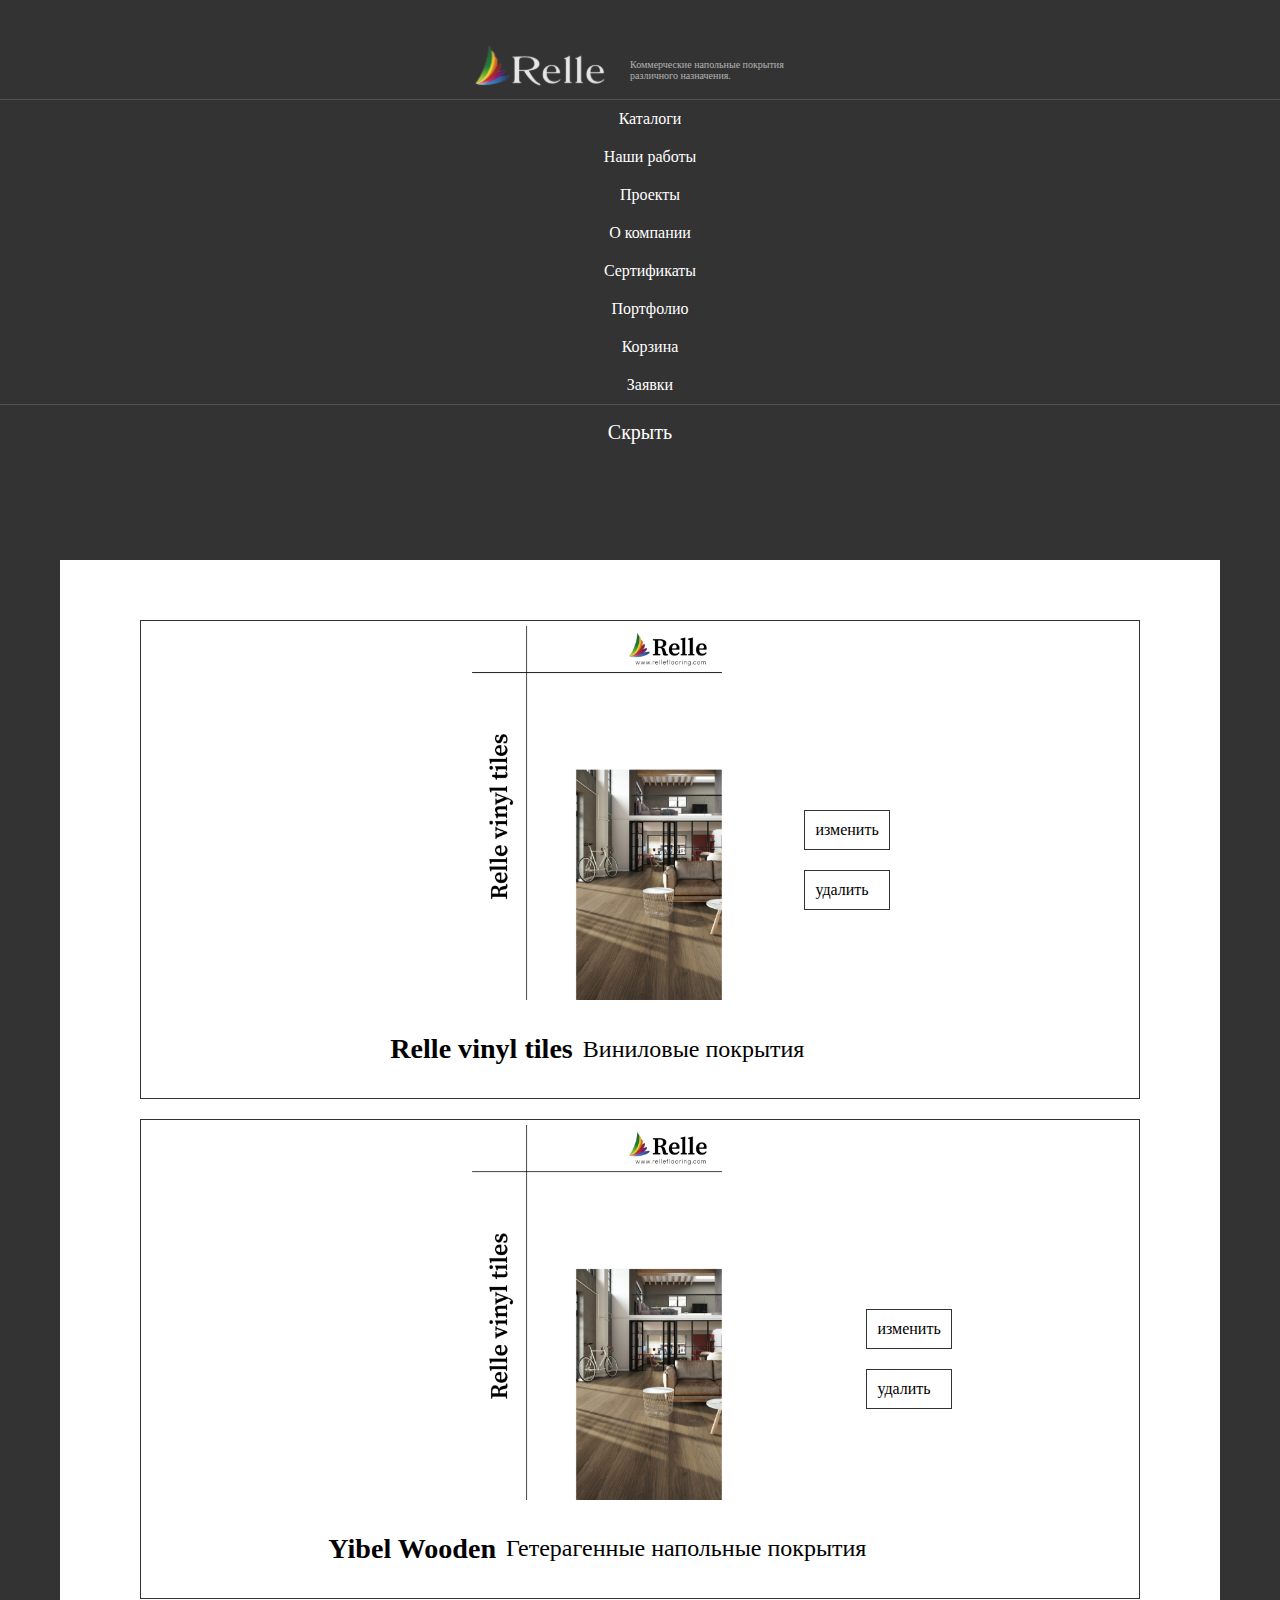
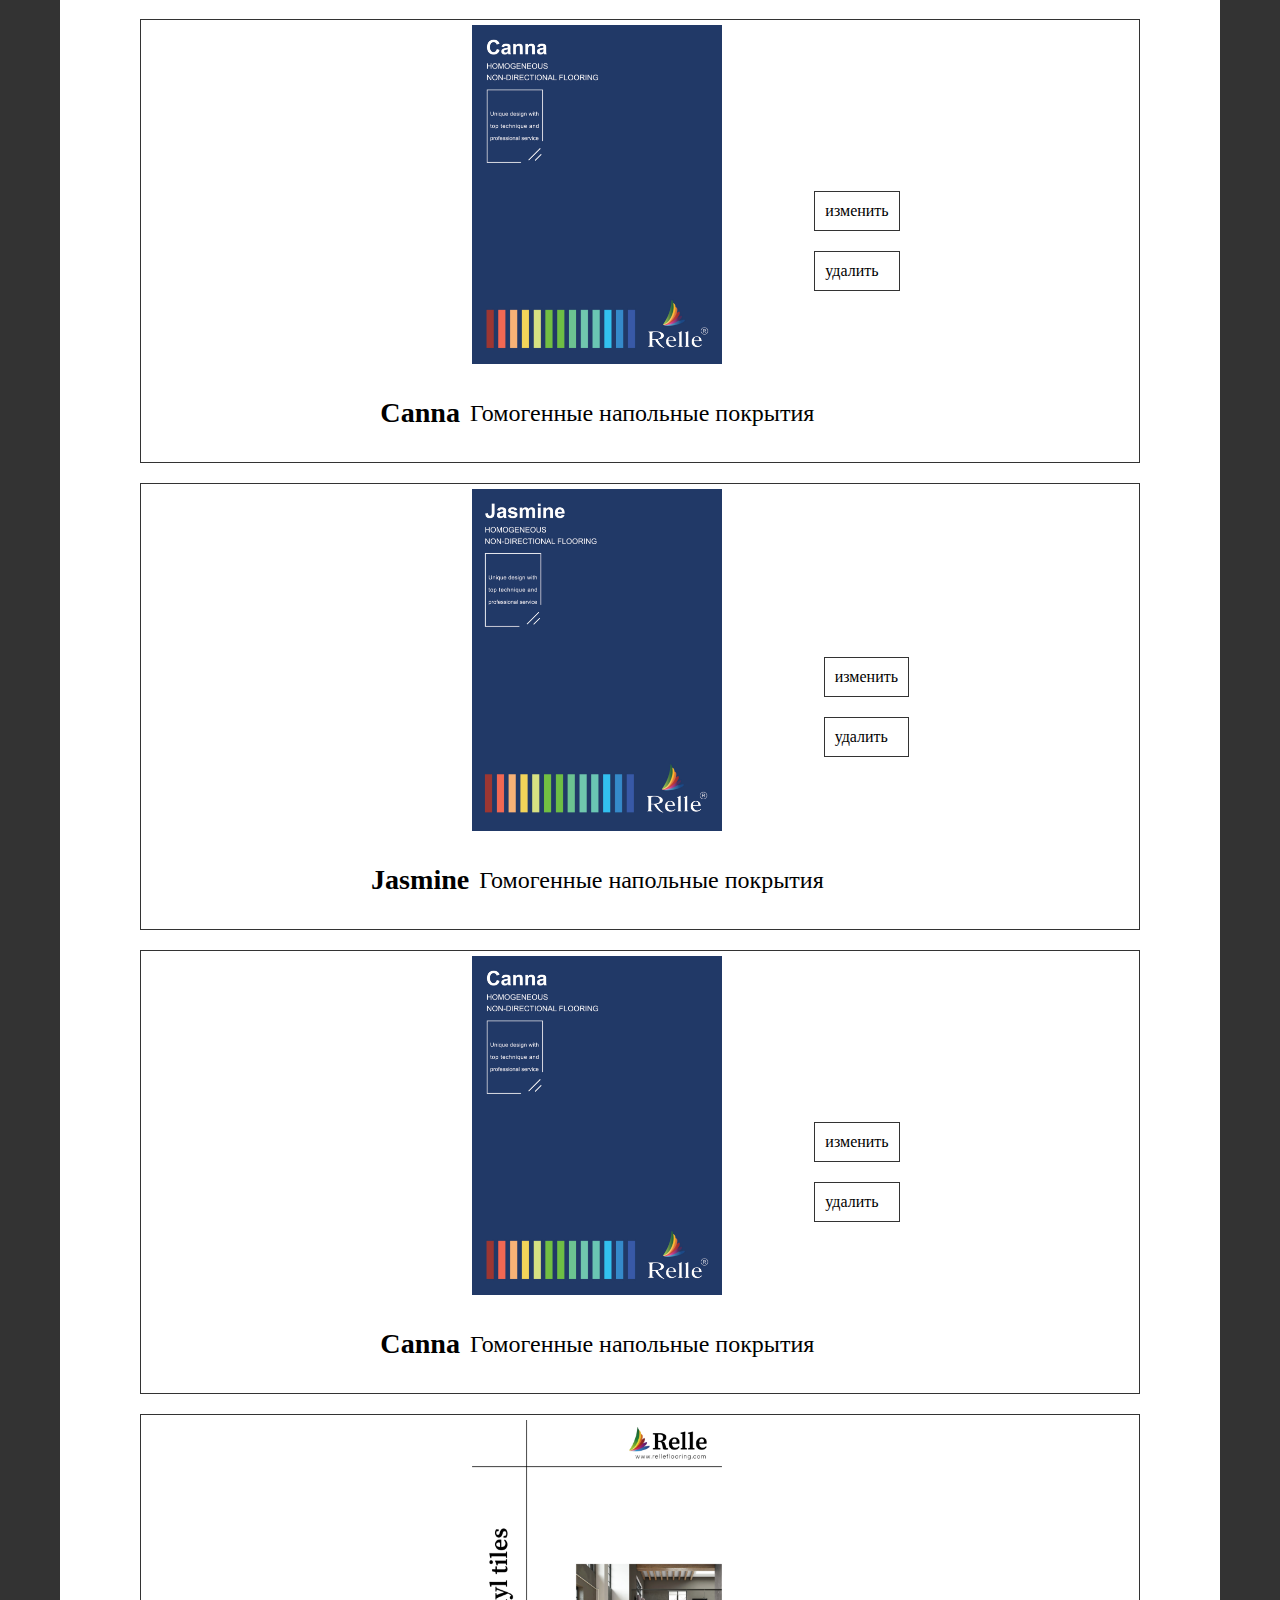
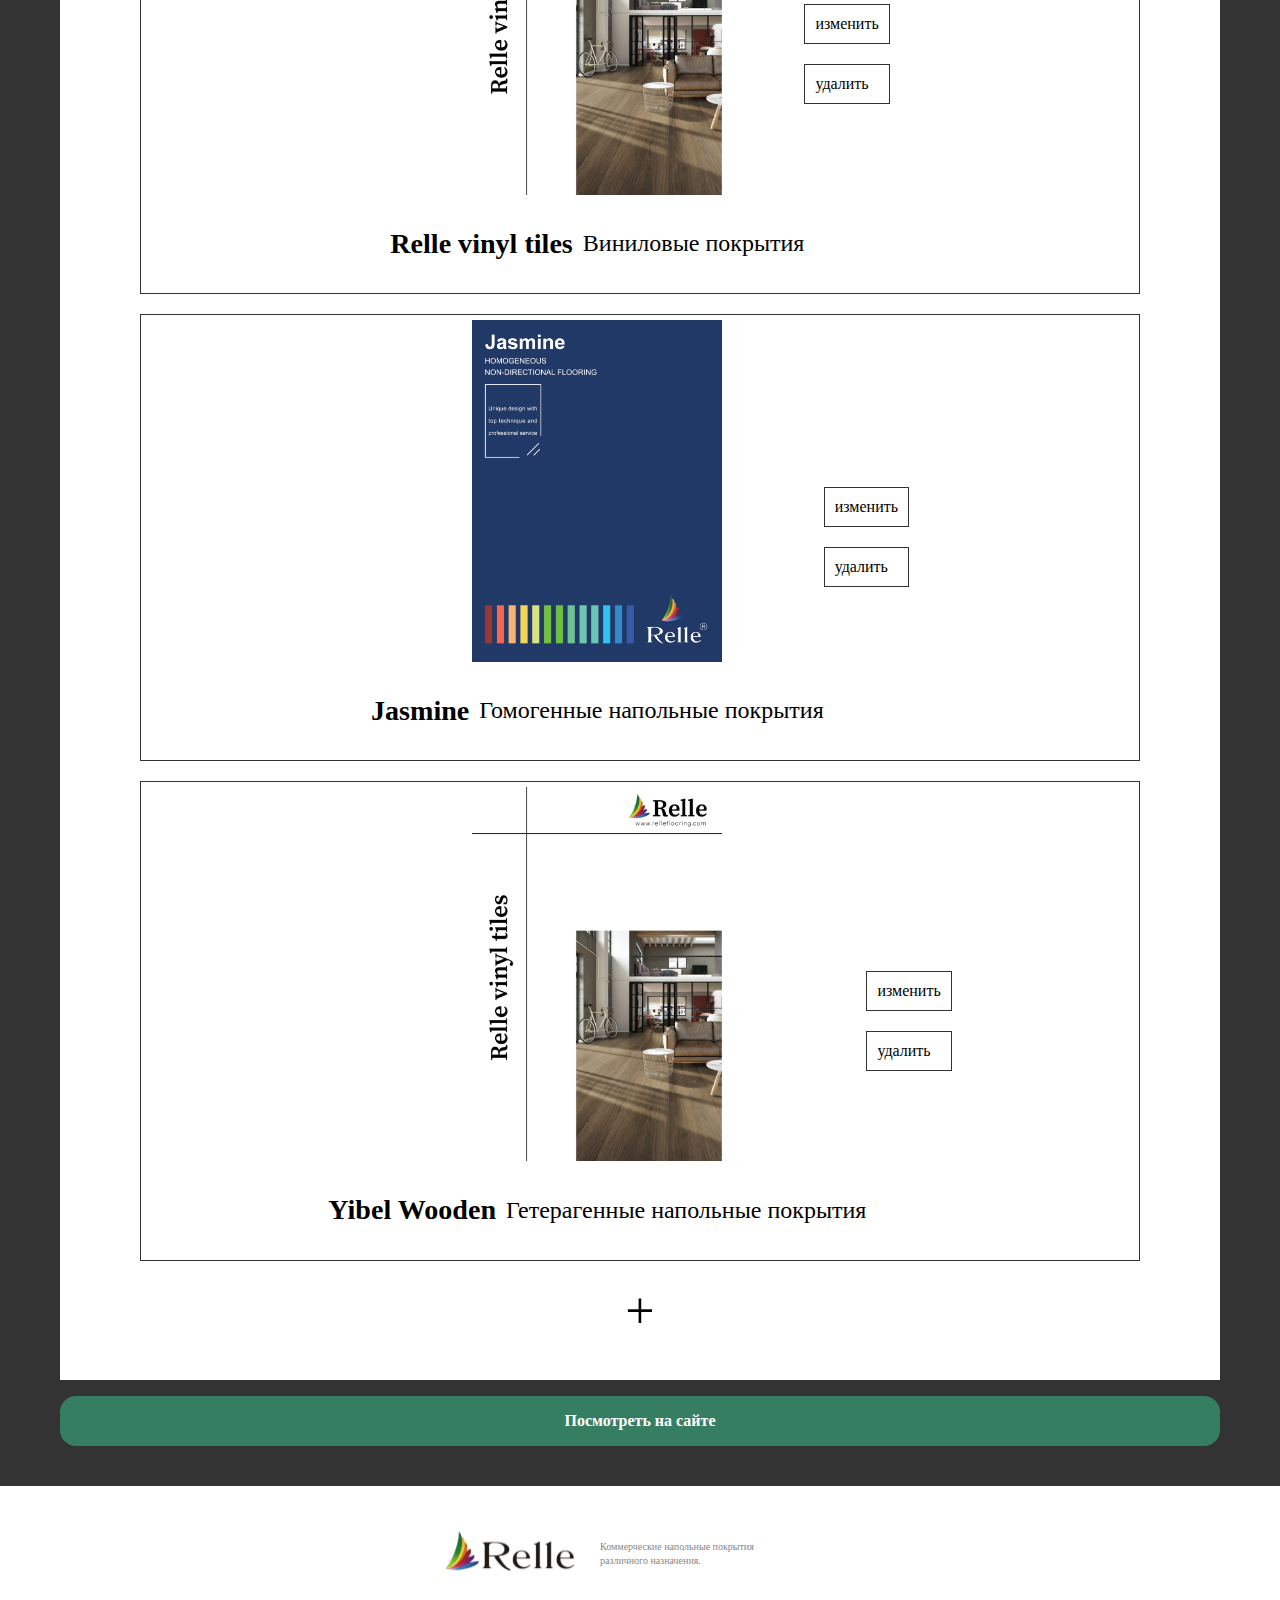
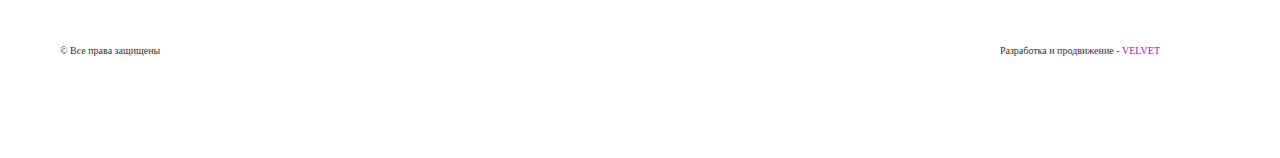
<file: admin.html>
<!DOCTYPE html>
<html lang="en">

<head>
    <meta charset="UTF-8">
    <meta name="viewport" content="width=device-width, initial-scale=1.0">
    <title>Admin</title>
    <link rel="stylesheet" href="style/admin.css">
    <link rel="stylesheet" href="style/main.css">
</head>

<body>
    <header>
        <div class="topic">
            <div class="nav-toolbar">
                <div class="logo">
                    <a href="#">
                        <img src="images/logo light.svg" alt="Relle-logo">
                    </a>
                    <p>Коммерческие напольные
                        покрытия
                        различного назначения.</p>
                </div>

                <nav>
                    <ul class="menu">
                        <li class="edit-nav">Каталоги</li>
                        <li class="edit-nav">Наши работы</li>
                        <li class="edit-nav">Проекты</li>
                        <li class="edit-nav">О компании </li>
                        <li class="edit-nav">Сертификаты</li>
                        <li class="edit-nav">Портфолио</li>
                        <li class="edit-nav">Корзина</li>
                        <li class="edit-nav">Заявки</li>
                    </ul>
                </nav>
            </div>
            <ul class="menu-adaptive">
                <li class="edit-nav">Каталоги</li>
                <li class="edit-nav">Наши работы</li>
                <li class="edit-nav">Проекты</li>
                <li class="edit-nav">О компании </li>
                <li class="edit-nav">Сертификаты</li>
                <li class="edit-nav">Портфолио</li>
                <li class="edit-nav">Корзина</li>
                <li class="edit-nav">Заявки</li>
            </ul><span class="hide-menu">Скрыть</span>
        </div>
        <div class="hero">
            <h1>Админ панель</h1>
            <h2>Изменения для <span class="editing">"Каталоги"</span> </h2>
        </div>
    </header>
    <main>
        <section id="admin-panel">
            <ul class="editor">
                
            </ul>
            <a href="index.html" class="view">Посмотреть на сайте</a>
        </section>
    </main>
    <footer>
        <div class="nav-toolbar">
            <div class="logo">
                <a href="#">
                    <img src="images/logo dark.svg" alt="Relle-logo">
                </a>
                <p> Коммерческие напольные покрытия
                    различного назначения.</p>
            </div>
            <nav>
                <ul class="menu">
                    <li><a href="#">Каталоги</a></li>
                    <li><a href="#">Наши работы</a></li>
                    <li><a href="#">Проекты</a></li>
                    <li><a href="#">О компании </a></li>
                    <li><a href="#">Сертификаты</a></li>
                    <li><a href="#">Портфолио</a></li>
                </ul>
            </nav>
        </div>
        <div class="thanks-container">
            <span class="copyright">© Все права защищены</span>
            <span class="thanks">Разработка и продвижение -
                <span class="thanks-logo"> <a href="#"> VELVET </a></span>
            </span>
        </div>
    </footer>
    <script type="module" src="scripts/scroll-topic.js"></script>
    <script type="module" src="scripts/admin-fill.js"></script>
    <script type="module" src="scripts/database.js"></script>
    <script type="module" src="scripts/card-open.js"></script>

</body>  

</html>
</file>
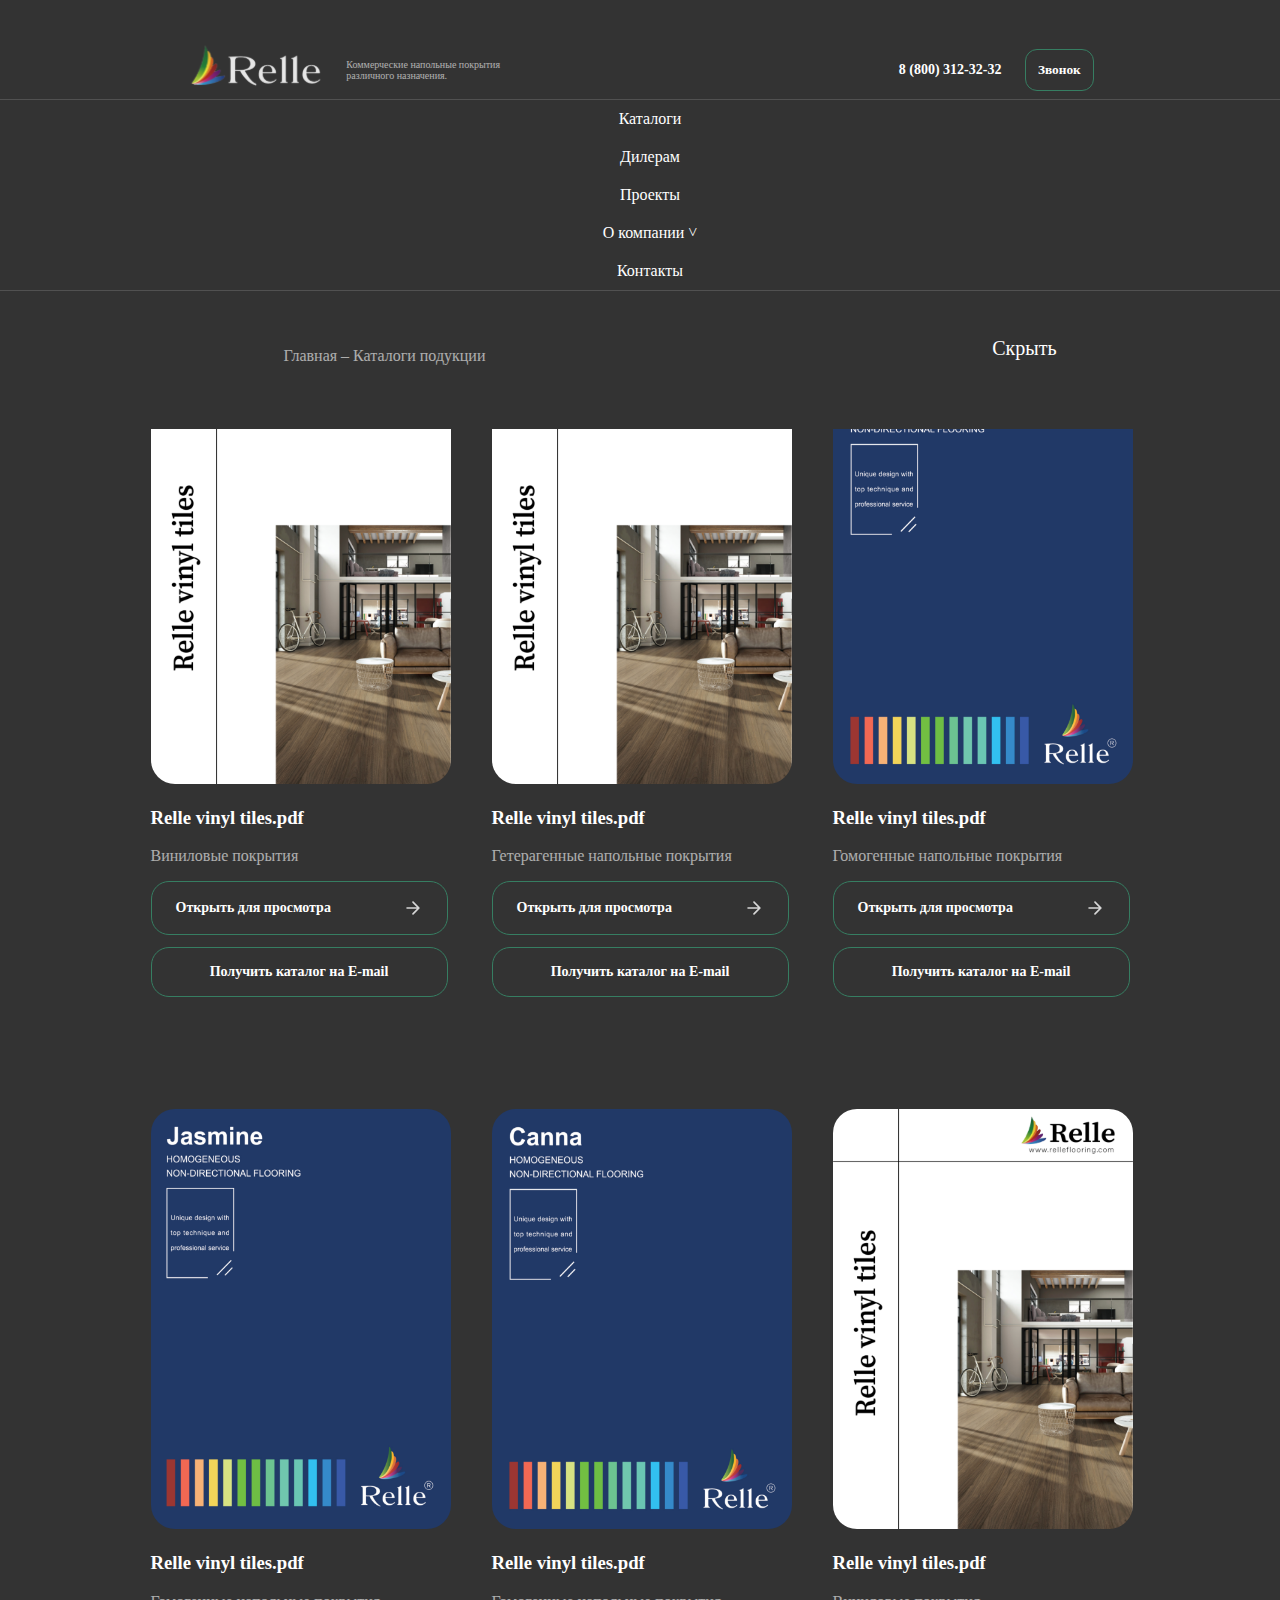
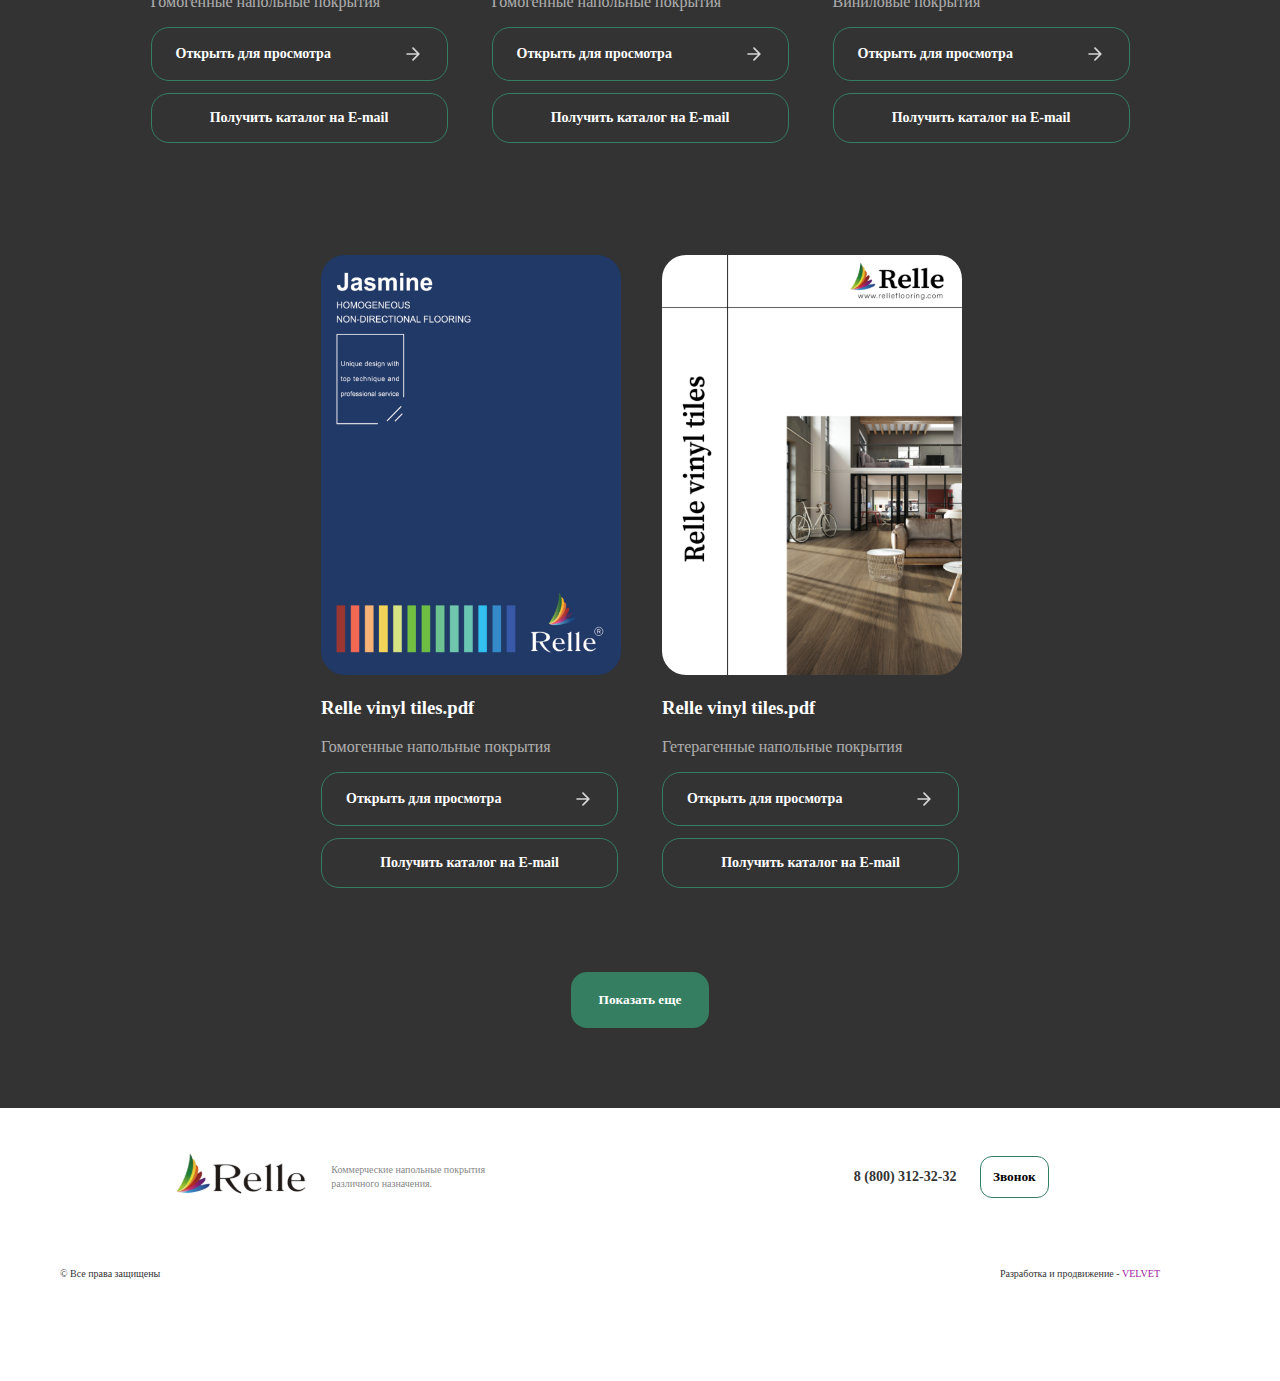
<file: catalog.html>
<!DOCTYPE html>
<html lang="en">

<head>
    <meta charset="UTF-8">
    <meta name="viewport" content="width=device-width, initial-scale=1.0">
    <title>Каталог</title>
    <link rel="stylesheet" href="style/catalog.css" type="text/css">
    <link rel="stylesheet" href="style/main.css" type="text/css">
</head>

<body>
    <header>
        <div class="topic">
            <div class="nav-toolbar">
                <div class="logo">
                    <a href="#">
                        <img src="images/logo light.svg" alt="Relle-logo">
                    </a>
                    <p>Коммерческие напольные
                        покрытия
                        различного назначения.</p>
                </div>

                <nav>
                    <ul class="menu">
                        <li><a href="#">Каталоги</a></li>
                        <li><a href="#">Дилерам</a></li>
                        <li><a href="#">Проекты</a></li>
                        <li class="open-sub-menu">
                            <a href="#">О компании </a>
                            <ul class="sub-menu">
                                <li><a href="#">Сертификаты соответствия</a></li>
                                <li><a href="#">Производство</a></li>
                            </ul>
                        </li>
                        <li><a href="#">Контакты</a></li>
                    </ul>
                </nav>
                <span class="tel">8 (800) 312-32-32 <button class="tel-open">Звонок</button></span>
            </div>
            <ul class="menu-adaptive">
                <li><a href="#">Каталоги</a></li>
                <li><a href="#">Дилерам</a></li>
                <li><a href="#">Проекты</a></li>
                <li class="open-sub-menu">
                    <a href="#" >О компании </a>
                    <ul class="sub-menu">
                        <li><a href="#">Сертификаты соответствия</a></li>
                        <li><a href="#">Производство</a></li>
                    </ul>
                </li>
                <li><a href="#">Контакты</a></li>
            </ul>
            <div class="lowbar">
                <div class="source">
                    <a href="index.html">Главная</a> – <a href="">Каталоги подукции</a>
                </div>
                <span class="hide-menu">Скрыть</span>
            </div>
        </div>
        <h1>Каталоги продукции</h1>
    </header>
    <main>
        <section id="catalog">
            <ul class="cards">
                <li class="card">
                    <img src="images/catalog/vinyl.png" alt="vinyl" class="card-img">
                    <h3 class="card-title">Relle vinyl tiles.pdf</h3>
                    <p class="card-text">Виниловые покрытия</p>
                    <div class="card-btns"> <button class="card-open-view">Открыть для просмотра <svg width="20"
                                height="20" viewBox="0 0 20 20" fill="none" xmlns="http://www.w3.org/2000/svg">
                                <path
                                    d="M16.6596 10.3207C16.7438 10.1169 16.7438 9.88804 16.6596 9.68426C16.6189 9.58323 16.5589 9.49114 16.4828 9.41321L10.5902 3.52065C10.434 3.36437 10.222 3.27657 10.001 3.27657C9.77996 3.27657 9.568 3.36437 9.41172 3.52065C9.25544 3.67693 9.16764 3.88889 9.16764 4.10991C9.16764 4.33092 9.25544 4.54288 9.41172 4.69916L13.8842 9.17161L4.10842 9.16572C3.99841 9.16527 3.8894 9.1866 3.78768 9.22849C3.68596 9.27038 3.59354 9.332 3.51575 9.40979C3.43796 9.48758 3.37634 9.58 3.33445 9.68172C3.29256 9.78344 3.27123 9.89245 3.27168 10.0025C3.27123 10.1125 3.29256 10.2215 3.33445 10.3232C3.37634 10.4249 3.43796 10.5173 3.51575 10.5951C3.59354 10.6729 3.68596 10.7345 3.78768 10.7764C3.8894 10.8183 3.99841 10.8397 4.10842 10.8392L13.8842 10.8333L9.41172 15.3058C9.25544 15.462 9.16764 15.674 9.16764 15.895C9.16764 16.116 9.25544 16.328 9.41172 16.4843C9.568 16.6406 9.77996 16.7284 10.001 16.7284C10.222 16.7284 10.434 16.6406 10.5902 16.4843L16.4828 10.5917C16.5589 10.5138 16.6189 10.4217 16.6596 10.3207Z"
                                    fill="#333333" fill-opacity="0.8" />
                            </svg>
                        </button>
                        <button class="card-open-email">Получить каталог на E-mail</button>
                    </div>
                </li>
                <li class="card">
                    <img src="images/catalog/heterogeneous.png" alt="vinyl" class="card-img">
                    <h3 class="card-title">Relle vinyl tiles.pdf</h3>
                    <p class="card-text">Гетерагенные напольные покрытия</p>
                    <div class="card-btns"> <button class="card-open-view">Открыть для просмотра <svg width="20"
                                height="20" viewBox="0 0 20 20" fill="none" xmlns="http://www.w3.org/2000/svg">
                                <path
                                    d="M16.6596 10.3207C16.7438 10.1169 16.7438 9.88804 16.6596 9.68426C16.6189 9.58323 16.5589 9.49114 16.4828 9.41321L10.5902 3.52065C10.434 3.36437 10.222 3.27657 10.001 3.27657C9.77996 3.27657 9.568 3.36437 9.41172 3.52065C9.25544 3.67693 9.16764 3.88889 9.16764 4.10991C9.16764 4.33092 9.25544 4.54288 9.41172 4.69916L13.8842 9.17161L4.10842 9.16572C3.99841 9.16527 3.8894 9.1866 3.78768 9.22849C3.68596 9.27038 3.59354 9.332 3.51575 9.40979C3.43796 9.48758 3.37634 9.58 3.33445 9.68172C3.29256 9.78344 3.27123 9.89245 3.27168 10.0025C3.27123 10.1125 3.29256 10.2215 3.33445 10.3232C3.37634 10.4249 3.43796 10.5173 3.51575 10.5951C3.59354 10.6729 3.68596 10.7345 3.78768 10.7764C3.8894 10.8183 3.99841 10.8397 4.10842 10.8392L13.8842 10.8333L9.41172 15.3058C9.25544 15.462 9.16764 15.674 9.16764 15.895C9.16764 16.116 9.25544 16.328 9.41172 16.4843C9.568 16.6406 9.77996 16.7284 10.001 16.7284C10.222 16.7284 10.434 16.6406 10.5902 16.4843L16.4828 10.5917C16.5589 10.5138 16.6189 10.4217 16.6596 10.3207Z"
                                    fill="#333333" fill-opacity="0.8" />
                            </svg>
                        </button>
                        <button class="card-open-email">Получить каталог на E-mail</button>
                    </div>
                </li>
                <li class="card">
                    <img src="images/catalog/Canna.png" alt="vinyl" class="card-img">
                    <h3 class="card-title">Relle vinyl tiles.pdf</h3>
                    <p class="card-text"> Гомогенные напольные покрытия</p>
                    <div class="card-btns"> <button class="card-open-view">Открыть для просмотра <svg width="20"
                                height="20" viewBox="0 0 20 20" fill="none" xmlns="http://www.w3.org/2000/svg">
                                <path
                                    d="M16.6596 10.3207C16.7438 10.1169 16.7438 9.88804 16.6596 9.68426C16.6189 9.58323 16.5589 9.49114 16.4828 9.41321L10.5902 3.52065C10.434 3.36437 10.222 3.27657 10.001 3.27657C9.77996 3.27657 9.568 3.36437 9.41172 3.52065C9.25544 3.67693 9.16764 3.88889 9.16764 4.10991C9.16764 4.33092 9.25544 4.54288 9.41172 4.69916L13.8842 9.17161L4.10842 9.16572C3.99841 9.16527 3.8894 9.1866 3.78768 9.22849C3.68596 9.27038 3.59354 9.332 3.51575 9.40979C3.43796 9.48758 3.37634 9.58 3.33445 9.68172C3.29256 9.78344 3.27123 9.89245 3.27168 10.0025C3.27123 10.1125 3.29256 10.2215 3.33445 10.3232C3.37634 10.4249 3.43796 10.5173 3.51575 10.5951C3.59354 10.6729 3.68596 10.7345 3.78768 10.7764C3.8894 10.8183 3.99841 10.8397 4.10842 10.8392L13.8842 10.8333L9.41172 15.3058C9.25544 15.462 9.16764 15.674 9.16764 15.895C9.16764 16.116 9.25544 16.328 9.41172 16.4843C9.568 16.6406 9.77996 16.7284 10.001 16.7284C10.222 16.7284 10.434 16.6406 10.5902 16.4843L16.4828 10.5917C16.5589 10.5138 16.6189 10.4217 16.6596 10.3207Z"
                                    fill="#333333" fill-opacity="0.8" />
                            </svg>
                        </button>
                        <button class="card-open-email">Получить каталог на E-mail</button>
                    </div>
                </li>
                <li class="card">
                    <img src="images/catalog/jasmine.png" alt="vinyl" class="card-img">
                    <h3 class="card-title">Relle vinyl tiles.pdf</h3>
                    <p class="card-text">Гомогенные напольные покрытия</p>
                    <div class="card-btns"> <button class="card-open-view">Открыть для просмотра <svg width="20"
                                height="20" viewBox="0 0 20 20" fill="none" xmlns="http://www.w3.org/2000/svg">
                                <path
                                    d="M16.6596 10.3207C16.7438 10.1169 16.7438 9.88804 16.6596 9.68426C16.6189 9.58323 16.5589 9.49114 16.4828 9.41321L10.5902 3.52065C10.434 3.36437 10.222 3.27657 10.001 3.27657C9.77996 3.27657 9.568 3.36437 9.41172 3.52065C9.25544 3.67693 9.16764 3.88889 9.16764 4.10991C9.16764 4.33092 9.25544 4.54288 9.41172 4.69916L13.8842 9.17161L4.10842 9.16572C3.99841 9.16527 3.8894 9.1866 3.78768 9.22849C3.68596 9.27038 3.59354 9.332 3.51575 9.40979C3.43796 9.48758 3.37634 9.58 3.33445 9.68172C3.29256 9.78344 3.27123 9.89245 3.27168 10.0025C3.27123 10.1125 3.29256 10.2215 3.33445 10.3232C3.37634 10.4249 3.43796 10.5173 3.51575 10.5951C3.59354 10.6729 3.68596 10.7345 3.78768 10.7764C3.8894 10.8183 3.99841 10.8397 4.10842 10.8392L13.8842 10.8333L9.41172 15.3058C9.25544 15.462 9.16764 15.674 9.16764 15.895C9.16764 16.116 9.25544 16.328 9.41172 16.4843C9.568 16.6406 9.77996 16.7284 10.001 16.7284C10.222 16.7284 10.434 16.6406 10.5902 16.4843L16.4828 10.5917C16.5589 10.5138 16.6189 10.4217 16.6596 10.3207Z"
                                    fill="#333333" fill-opacity="0.8" />
                            </svg>
                        </button>
                        <button class="card-open-email">Получить каталог на E-mail</button>
                    </div>
                </li>
                <li class="card">
                    <img src="images/catalog/Canna.png" alt="vinyl" class="card-img">
                    <h3 class="card-title">Relle vinyl tiles.pdf</h3>
                    <p class="card-text"> Гомогенные напольные покрытия</p>
                    <div class="card-btns"> <button class="card-open-view">Открыть для просмотра <svg width="20"
                                height="20" viewBox="0 0 20 20" fill="none" xmlns="http://www.w3.org/2000/svg">
                                <path
                                    d="M16.6596 10.3207C16.7438 10.1169 16.7438 9.88804 16.6596 9.68426C16.6189 9.58323 16.5589 9.49114 16.4828 9.41321L10.5902 3.52065C10.434 3.36437 10.222 3.27657 10.001 3.27657C9.77996 3.27657 9.568 3.36437 9.41172 3.52065C9.25544 3.67693 9.16764 3.88889 9.16764 4.10991C9.16764 4.33092 9.25544 4.54288 9.41172 4.69916L13.8842 9.17161L4.10842 9.16572C3.99841 9.16527 3.8894 9.1866 3.78768 9.22849C3.68596 9.27038 3.59354 9.332 3.51575 9.40979C3.43796 9.48758 3.37634 9.58 3.33445 9.68172C3.29256 9.78344 3.27123 9.89245 3.27168 10.0025C3.27123 10.1125 3.29256 10.2215 3.33445 10.3232C3.37634 10.4249 3.43796 10.5173 3.51575 10.5951C3.59354 10.6729 3.68596 10.7345 3.78768 10.7764C3.8894 10.8183 3.99841 10.8397 4.10842 10.8392L13.8842 10.8333L9.41172 15.3058C9.25544 15.462 9.16764 15.674 9.16764 15.895C9.16764 16.116 9.25544 16.328 9.41172 16.4843C9.568 16.6406 9.77996 16.7284 10.001 16.7284C10.222 16.7284 10.434 16.6406 10.5902 16.4843L16.4828 10.5917C16.5589 10.5138 16.6189 10.4217 16.6596 10.3207Z"
                                    fill="#333333" fill-opacity="0.8" />
                            </svg>
                        </button>
                        <button class="card-open-email">Получить каталог на E-mail</button>
                    </div>
                </li>
                <li class="card">
                    <img src="images/catalog/vinyl.png" alt="vinyl" class="card-img">
                    <h3 class="card-title">Relle vinyl tiles.pdf</h3>
                    <p class="card-text">Виниловые покрытия</p>
                    <div class="card-btns"> <button class="card-open-view">Открыть для просмотра <svg width="20"
                                height="20" viewBox="0 0 20 20" fill="none" xmlns="http://www.w3.org/2000/svg">
                                <path
                                    d="M16.6596 10.3207C16.7438 10.1169 16.7438 9.88804 16.6596 9.68426C16.6189 9.58323 16.5589 9.49114 16.4828 9.41321L10.5902 3.52065C10.434 3.36437 10.222 3.27657 10.001 3.27657C9.77996 3.27657 9.568 3.36437 9.41172 3.52065C9.25544 3.67693 9.16764 3.88889 9.16764 4.10991C9.16764 4.33092 9.25544 4.54288 9.41172 4.69916L13.8842 9.17161L4.10842 9.16572C3.99841 9.16527 3.8894 9.1866 3.78768 9.22849C3.68596 9.27038 3.59354 9.332 3.51575 9.40979C3.43796 9.48758 3.37634 9.58 3.33445 9.68172C3.29256 9.78344 3.27123 9.89245 3.27168 10.0025C3.27123 10.1125 3.29256 10.2215 3.33445 10.3232C3.37634 10.4249 3.43796 10.5173 3.51575 10.5951C3.59354 10.6729 3.68596 10.7345 3.78768 10.7764C3.8894 10.8183 3.99841 10.8397 4.10842 10.8392L13.8842 10.8333L9.41172 15.3058C9.25544 15.462 9.16764 15.674 9.16764 15.895C9.16764 16.116 9.25544 16.328 9.41172 16.4843C9.568 16.6406 9.77996 16.7284 10.001 16.7284C10.222 16.7284 10.434 16.6406 10.5902 16.4843L16.4828 10.5917C16.5589 10.5138 16.6189 10.4217 16.6596 10.3207Z"
                                    fill="#333333" fill-opacity="0.8" />
                            </svg>
                        </button>
                        <button class="card-open-email">Получить каталог на E-mail</button>
                    </div>
                </li>
                <li class="card">
                    <img src="images/catalog/jasmine.png" alt="vinyl" class="card-img">
                    <h3 class="card-title">Relle vinyl tiles.pdf</h3>
                    <p class="card-text">Гомогенные напольные покрытия</p>
                    <div class="card-btns"> <button class="card-open-view">Открыть для просмотра <svg width="20"
                                height="20" viewBox="0 0 20 20" fill="none" xmlns="http://www.w3.org/2000/svg">
                                <path
                                    d="M16.6596 10.3207C16.7438 10.1169 16.7438 9.88804 16.6596 9.68426C16.6189 9.58323 16.5589 9.49114 16.4828 9.41321L10.5902 3.52065C10.434 3.36437 10.222 3.27657 10.001 3.27657C9.77996 3.27657 9.568 3.36437 9.41172 3.52065C9.25544 3.67693 9.16764 3.88889 9.16764 4.10991C9.16764 4.33092 9.25544 4.54288 9.41172 4.69916L13.8842 9.17161L4.10842 9.16572C3.99841 9.16527 3.8894 9.1866 3.78768 9.22849C3.68596 9.27038 3.59354 9.332 3.51575 9.40979C3.43796 9.48758 3.37634 9.58 3.33445 9.68172C3.29256 9.78344 3.27123 9.89245 3.27168 10.0025C3.27123 10.1125 3.29256 10.2215 3.33445 10.3232C3.37634 10.4249 3.43796 10.5173 3.51575 10.5951C3.59354 10.6729 3.68596 10.7345 3.78768 10.7764C3.8894 10.8183 3.99841 10.8397 4.10842 10.8392L13.8842 10.8333L9.41172 15.3058C9.25544 15.462 9.16764 15.674 9.16764 15.895C9.16764 16.116 9.25544 16.328 9.41172 16.4843C9.568 16.6406 9.77996 16.7284 10.001 16.7284C10.222 16.7284 10.434 16.6406 10.5902 16.4843L16.4828 10.5917C16.5589 10.5138 16.6189 10.4217 16.6596 10.3207Z"
                                    fill="#333333" fill-opacity="0.8" />
                            </svg>
                        </button>
                        <button class="card-open-email">Получить каталог на E-mail</button>
                    </div>
                </li>
                <li class="card">
                    <img src="images/catalog/heterogeneous.png" alt="vinyl" class="card-img">
                    <h3 class="card-title">Relle vinyl tiles.pdf</h3>
                    <p class="card-text">Гетерагенные напольные покрытия</p>
                    <div class="card-btns"> <button class="card-open-view">Открыть для просмотра <svg width="20"
                                height="20" viewBox="0 0 20 20" fill="none" xmlns="http://www.w3.org/2000/svg">
                                <path
                                    d="M16.6596 10.3207C16.7438 10.1169 16.7438 9.88804 16.6596 9.68426C16.6189 9.58323 16.5589 9.49114 16.4828 9.41321L10.5902 3.52065C10.434 3.36437 10.222 3.27657 10.001 3.27657C9.77996 3.27657 9.568 3.36437 9.41172 3.52065C9.25544 3.67693 9.16764 3.88889 9.16764 4.10991C9.16764 4.33092 9.25544 4.54288 9.41172 4.69916L13.8842 9.17161L4.10842 9.16572C3.99841 9.16527 3.8894 9.1866 3.78768 9.22849C3.68596 9.27038 3.59354 9.332 3.51575 9.40979C3.43796 9.48758 3.37634 9.58 3.33445 9.68172C3.29256 9.78344 3.27123 9.89245 3.27168 10.0025C3.27123 10.1125 3.29256 10.2215 3.33445 10.3232C3.37634 10.4249 3.43796 10.5173 3.51575 10.5951C3.59354 10.6729 3.68596 10.7345 3.78768 10.7764C3.8894 10.8183 3.99841 10.8397 4.10842 10.8392L13.8842 10.8333L9.41172 15.3058C9.25544 15.462 9.16764 15.674 9.16764 15.895C9.16764 16.116 9.25544 16.328 9.41172 16.4843C9.568 16.6406 9.77996 16.7284 10.001 16.7284C10.222 16.7284 10.434 16.6406 10.5902 16.4843L16.4828 10.5917C16.5589 10.5138 16.6189 10.4217 16.6596 10.3207Z"
                                    fill="#333333" fill-opacity="0.8" />
                            </svg>
                        </button>
                        <button class="card-open-email">Получить каталог на E-mail</button>
                    </div>
                </li>
            </ul>
            <button class="more-cards">Показать еще</button>
        </section>
        <section id="form">
            <!--
            здесь форма
            -->
        </section>
    </main>
    <footer>
        <div class="nav-toolbar">
            <div class="logo">
                <a href="#">
                    <img src="images/logo dark.svg" alt="Relle-logo">
                </a>
                <p> Коммерческие напольные покрытия
                    различного назначения.</p>
            </div>
            <nav>
                <ul class="menu">
                    <li><a href="#">Каталоги</a></li>
                    <li><a href="#">Дилерам</a></li>
                    <li><a href="#">Проекты</a></li>
                    <li><a href="#">О компании</a></li>
                    <li><a href="#">Контакты</a></li>
                </ul>
            </nav>
            <span class="tel">8 (800) 312-32-32 <button class="tel-open">Звонок</button></span>

        </div>
        <div class="thanks-container">
            <span class="copyright">© Все права защищены</span>
            <span class="thanks">Разработка и продвижение -
                <span class="thanks-logo"> <a href="#"> VELVET </a></span>
            </span>
        </div>
    </footer>
    <script src="scripts/scroll-topic.js">

    </script>
</body>

</html>
</file>
<file: style/admin.css>
body {
    margin: 0 auto;
    max-width: 2000px;
    background-color: #333333;
}

li {
    list-style: none;
}

#admin-panel {
    padding: 40px 60px;
}

#admin-panel .editor {
    background-color: #ffffff;
    padding: 40px 60px;
}

#admin-panel .editor .element {
    display: flex;
    border: 1px solid #333333;
    justify-content: space-between;
    margin: 20px;
    padding: 5px;
    align-items: center;

}

#admin-panel .editor .new {
    display: flex;
    justify-content: center;
    align-items: center;
    font-size: 52px;
    cursor: pointer;
}

#admin-panel .editor .element .card {
    display: flex;
    justify-content: start;
    gap: 5px;
    align-items: center;
}

#admin-panel .editor .element .card .text {
    display: flex;
    flex-direction: column;
    font-size: 24px;
    gap: 10px;
}

#admin-panel .editor .element .card .text input[type=text]{
    padding: 10px;
    font-size: 20px;
}

#admin-panel .editor .element .card .card-img {
    display: flex;
    flex-direction: column;
    gap: 10px;
}

#admin-panel .editor .element .card .card-img img {
    width: 250px;
}

#admin-panel .editor .element .event {
    display: flex;
    gap: 20px;
}

#admin-panel .editor .element .event span {
    border: 1px solid #333333;
    padding: 10px;
    cursor: pointer;
    transition: 0.5s;
}

#admin-panel .editor .element .event .edit:hover,
#admin-panel .editor .element .event .save:hover {
    background-color: #367E62;
    color: #ffffff;
}

#admin-panel .editor .element .event .delete:hover,
#admin-panel .editor .element .event .cancel:hover {
    background-color: #b53737;
    color: #ffffff;
}

.view {
    display: flex;
    justify-content: center;
    margin: auto;
    color: #ffffff;
    font-weight: 600;
    padding: 16px 24px;
    border-radius: 16px;
    background-color: #367E62;
    border: 0;
    transition: 0.5s;
}

.view:hover {
    background-color: #429977;
    border: 4px solid #367E62;
    transition: 0.5s;
}

.big-image-card-back {
    background-color: #333333a2;
    position: fixed;
    width: 100%;
    height: 100vh;
    top: 0;
    z-index: 100;
}

.big-image-card {
    height: 80vh;
    position: fixed;
    top: 10vh;
    left: 38%;
}

.editing {
    font-style: italic;
}


@media(max-width: 1300px) {

    #admin-panel .editor .element {
        justify-content: center;
    }

    #admin-panel .editor .element .card {
        justify-content: center;
        flex-direction: column;
        gap: 5px;
    }

    #admin-panel .editor .element .card .text {
        flex-direction: row;
        align-items: center;
    }

    #admin-panel .editor .element .event {
        flex-direction: column;
    }
}
</file>
<file: style/main.css>
* {
    scroll-behavior: smooth;
    font-family: Synonym;
}

li {
    list-style: none;
}

a {
    text-decoration: none;
    transition: 0.5s;
}

a:hover {
    opacity: 0.4;
    transition: 0.5s;
}

header {
    color: #ffffff;
    background-color: #333333;
    padding: 40px 60px;
}

header a {
    color: #ffffff;
}

h1 {
    margin-top: 150px;
    padding: 0 60px;
    font-size: 52px;
}

.hero{
    margin-top: 180px;
    display: flex; 
    align-items: center;
}

.hero img{
    border-radius: 20px;
}

.nav-toolbar {
    display: flex;
    justify-content: space-around;
    align-items: center;
    flex-wrap: wrap;
    font-size: 14px;
    border-bottom: 1px solid #FFFFFF26;
}

.lowbar {
    display: flex;
    justify-content: space-around;
    align-items: center;
}

.source {
    padding: 40px 60px 24px 60px;
    opacity: 0.6;
}



.topic {
    position: fixed;
    z-index: 99;
    top: 0;
    left: 0;
    background-color: #333333;
    padding: 40px 60px 40px 0;
    width: 100%;
}

.sub-menu {
    border-radius: 4px 12px 12px 12px;
    background-color: #ffffff;
    padding: 12px 8px;
    display: none;
    position: fixed;
    margin: 0 -10px;
    border: 1px solid black;
}

.sub-menu a {
    color: #333333 !important;
}

.open-sub-menu:hover>.sub-menu {
    display: block;
}

.open-sub-menu::after {
    content: "˅";
}

.open-sub-menu:hover::after {
    content: "^";
}

.menu-adaptive {
    display: none;
    padding-inline-start: 0;
    margin-block-start: 0;
    border-bottom: 1px solid #FFFFFF26;
}

.menu-adaptive li {
    padding: 10px;
    width: 100%;
}

.nav-toolbar .logo {
    display: flex;
    align-items: center;
    gap: 20px;
}

.nav-toolbar .logo a img {
    width: 140px !important;
}

.nav-toolbar .logo p {
    width: 180px;
    font-size: 10px;
    opacity: 0.6;
    font-weight: 400;
}

.nav-toolbar .menu {
    display: flex;
    gap: 4px
}

.nav-toolbar .menu li {
    padding: 8px 16px;
}

.nav-toolbar .tel {
    font-weight: 600;
    font-size: 14px;
    line-height: 16px;
    letter-spacing: 0%;
    vertical-align: bottom;
}

header .nav-toolbar .tel .tel-open {
    color: #ffffff;
}

.nav-toolbar .tel .tel-open {
    background-color: #ffffff00;
    font-weight: 600;
    border: 1px solid #367E62;
    border-radius: 12px;
    padding: 12px;
    margin-left: 20px;
    transition: 0.5s;
}

.nav-toolbar .tel .tel-open:hover {
    background-color: #367E62;
    color: #ffffff;
    transition: 0.5s;
}

.scrollDown {
    transform: translateY(-500px);
    transition: 0.5s;
}

.scrollUp {
    transform: translateY(0);
    transition: 0.5s;
}

.hide-menu {
    display: flex;
    justify-content: center;
    font-size: 20px;
}

footer {
    padding: 40px 60px 40px 0;
    background-color: #ffffff;
    color: #333333;
    font-size: 10px;
    line-height: 14px;
}

footer a {
    color: #333333;
}

.thanks-container {
    display: flex;
    justify-content: space-between;
    padding: 60px;
}

.thanks-container .thanks .thanks-logo a {
    color: #9F229F;
    font-weight: 400;
    letter-spacing: 0%;
    vertical-align: bottom;
}

@media(max-width: 1300px) {
    .menu-adaptive {
        display: block;
        text-align: center;
    }

    .nav-toolbar .logo {
        display: flex;
        flex-wrap: wrap;
    }

    nav {
        display: none;
    }

    .sub-menu {
        width: 150px;
        margin: -60px 0;

    }
}
</file>
<file: style/catalog.css>
* {
    scroll-behavior: smooth;
    font-family: Synonym;
}

body {
    margin: 0 auto;
    max-width: 2000px;
}

li {
    list-style: none;
}

header {
    color: #ffffff;
    background-color: #333333;
    padding: 40px 60px;
}

a {
    text-decoration: none;
    transition: 0.5s;
}

a:hover {
    opacity: 0.4;
    transition: 0.5s;
}

header a {
    color: #ffffff;
}

.nav-toolbar {
    display: flex;
    justify-content: space-around;
    align-items: center;
    flex-wrap: wrap;
    font-size: 14px;
    border-bottom: 1px solid #FFFFFF26;
}

.topic {
    position: fixed;
    z-index: 99;
    top: 0;
    left: 0;
    background-color: #333333;
    padding: 40px 60px 40px 0;
    width: 100%;
}

.menu-adaptive{
    display: none;
    padding-inline-start: 0;
    margin-block-start: 0;
    border-bottom: 1px solid #FFFFFF26;
}

.menu-adaptive li{
    padding: 10px;
    width: 80%;
}

.sub-menu {
    border-radius: 4px 12px 12px 12px;
    background-color: #ffffff;
    padding: 12px 8px;
    display: none;
    position:fixed;
    margin: 0 -10px;
    border: 1px solid black;
}

.sub-menu a {
    color: #333333 !important;
}

.open-sub-menu:hover>.sub-menu {
    display: block;
}

.open-sub-menu::after {
    content: "˅";
}

.open-sub-menu:hover::after {
    content: "^";
}

.nav-toolbar .logo {
    display: flex;
    align-items: center;
    gap: 20px;
}

.nav-toolbar .logo a img {
    width: 140px !important;
}

.nav-toolbar .logo p {
    width: 180px;
    font-size: 10px;
    opacity: 0.6;
    font-weight: 400;
}

.nav-toolbar .menu {
    display: flex;
    gap: 4px
}

.nav-toolbar .menu li {
    padding: 8px 16px;
}

.nav-toolbar .tel {
    font-weight: 600;
    font-size: 14px;
    line-height: 16px;
    letter-spacing: 0%;
    vertical-align: bottom;

}

header .nav-toolbar .tel .tel-open {
    color: #ffffff;

}

.nav-toolbar .tel .tel-open {
    background-color: #ffffff00;
    font-weight: 600;
    border: 1px solid #367E62;
    border-radius: 12px;
    padding: 12px;
    margin-left: 20px;
    transition: 0.5s;
}

.nav-toolbar .tel .tel-open:hover {
    background-color: #367E62;
    color: #ffffff;
    transition: 0.5s;
}

.scrollDown{
    transform: translateY(-500px);
    transition: 0.5s;
}

.scrollUp{
    transform: translateY(0);
    transition: 0.5s;
}

.lowbar{
    display: flex;
    justify-content: space-around;
    align-items: center;
}

.source {
    padding: 40px 60px 24px 60px;
    opacity: 0.6;
}

.hide-menu{
    font-size: 20px;
}

h1 {
    margin-top: 200px;
    padding: 0 60px;
    font-size: 52px;
}

#catalog {
    background-color: #333333;
    padding: 40px 60px 80px 60px;
}

#catalog ul {
    padding-inline-start: 0;
    margin-block-start: 0;
}

#catalog .cards {
    display: flex;
    align-items: center;
    justify-content: center;
    flex-wrap: wrap;
    gap: 44px;
}

#catalog .cards .card {
    color: #ffffff;
    margin-bottom: 68px;
    width: 297px;
}

#catalog .cards .card .card-text {
    opacity: 0.6;
}

#catalog .cards .card .card-img {
    width: 300px;
    height: 420px;
    border-radius: 24px;
}

#catalog .cards .card .card-btns {
    display: flex;
    align-items: center;
    flex-direction: column;
    gap: 12px;
}

#catalog .cards .card .card-btns .card-open-email,
#catalog .cards .card .card-btns .card-open-view {
    background-color: #ffffff00;
    border: 1px solid #367E62;
    border-radius: 18px;
    color: #ffffff;
    padding: 16px 24px;
    flex-grow: 1;
    text-align: center;
    width: 100%;
    font-weight: 600;
    font-size: 14px;
    line-height: 16px;
    letter-spacing: 0%;
    vertical-align: bottom;
    transition: 0.5s;
}

#catalog .cards .card .card-btns .card-open-view {
    display: flex;
    align-items: center;
    justify-content: space-between;
}

#catalog .cards .card .card-btns .card-open-email:hover,
#catalog .cards .card .card-btns .card-open-view:hover {
    background-color: #367E62;
    transition: 0.5s;
}

#catalog .cards .card .card-btns .card-open-view svg path {
    fill: #ffffff;
}

#catalog .more-cards {
    display: flex;
    justify-content: center;
    margin: auto;
    color: #ffffff;
    font-weight: 600;
    padding: 16px 24px;
    border-radius: 16px;
    background-color: #367E62;
    border: 4px solid #33333300;
    transition: 0.5s;
}

#catalog .more-cards:hover {
    background-color: #429977;
    border: 4px solid #367E62;
    transition: 0.5s ease;
}

/*хочу сюда форму очееень надо!!!!!!!*/

footer {
    padding: 40px 60px;
    color: #333333;
    font-size: 10px;
    line-height: 14px;
}

footer a {
    color: #333333;
}

.thanks-container {
    display: flex;
    justify-content: space-between;
    padding: 60px;
}

.thanks-container .thanks .thanks-logo a {
    color: #9F229F;
    font-weight: 400;
    letter-spacing: 0%;
    vertical-align: bottom;
}

@media(max-width: 1300px) {
    .menu-adaptive{
        display: block;
        text-align: center;
    }

    .nav-toolbar .logo{
        display: flex;
        flex-wrap: wrap;
    }

    nav{
        display: none;
    }

    .sub-menu {
        width: 150px;
        margin: -60px 0;
        
    }
}
</file>
